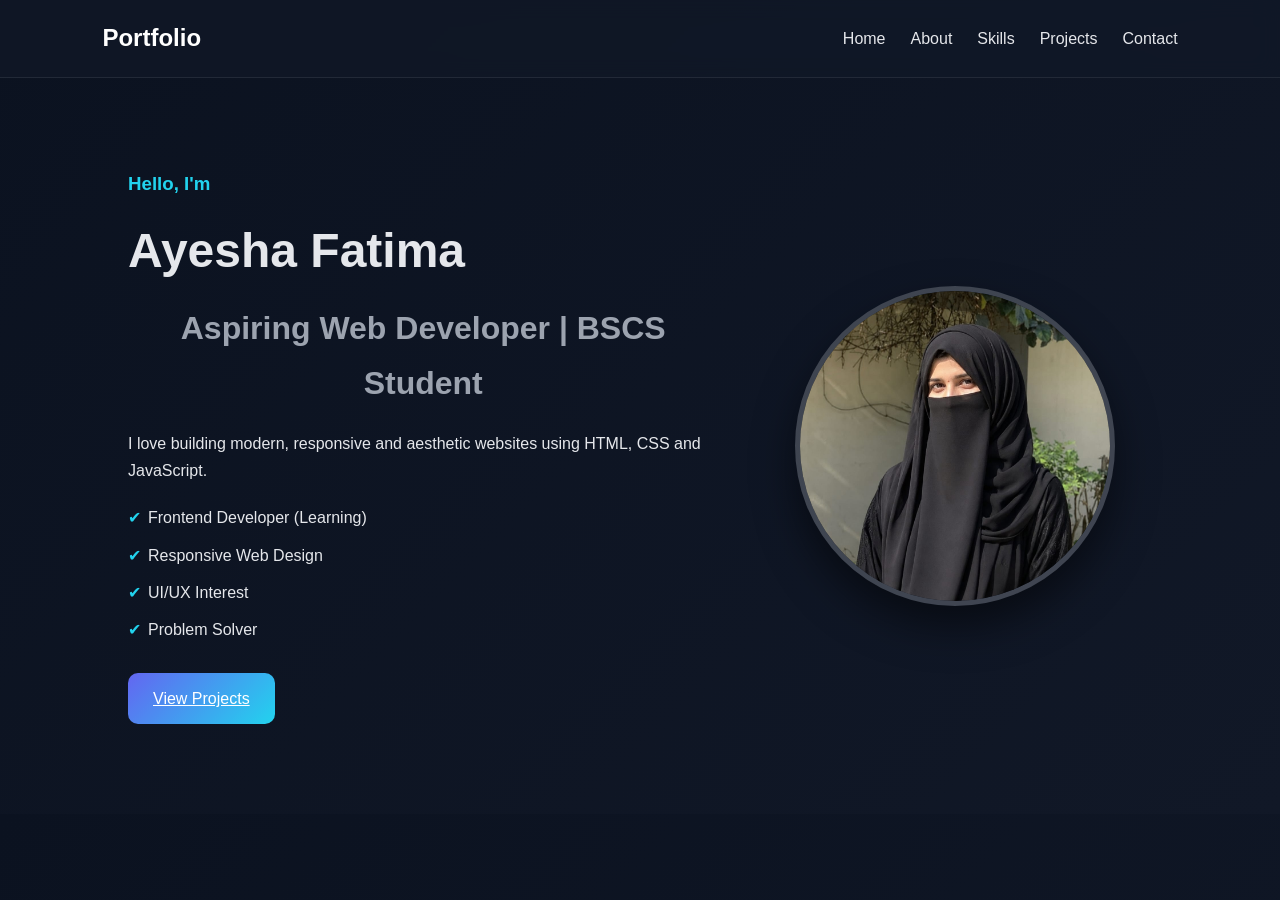
<file: index.html>
<!DOCTYPE html>
<html lang="en">
<head>
    <meta charset="UTF-8">
    <meta name="viewport" content="width=device-width, initial-scale=1.0">
    <title>Portfolio | Ayesha Fatima</title>
    <link rel="stylesheet" href="style.css">
</head>
<body>

<header>
<nav>
    <h2>Portfolio</h2>
    <ul>
        <li><a href="index.html">Home</a></li>
        <li><a href="about.html">About</a></li>
        <li><a href="skills.html">Skills</a></li>
        <li><a href="projects.html">Projects</a></li>
        <li><a href="contact.html">Contact</a></li>
    </ul>
</nav>
</header>

<!-- HERO SECTION -->

<section class="hero">

    <!-- LEFT SIDE TEXT -->
    <div class="hero-text">

        <h3>Hello, I'm</h3>
        <h1>Ayesha Fatima</h1>
        <h2>Aspiring Web Developer | BSCS Student</h2>

        <p>
            I love building modern, responsive and aesthetic websites using HTML, CSS and JavaScript.
        </p>

        <ul>
            <li>Frontend Developer (Learning)</li>
            <li>Responsive Web Design</li>
            <li>UI/UX Interest</li>
            <li>Problem Solver</li>
        </ul>

        <a href="projects.html" class="btn">View Projects</a>

    </div>

    <!-- RIGHT SIDE IMAGE -->
    <div class="hero-img">
        <img src="profile.jpg" alt="Profile Photo">
    </div>

</section>

</body>
</html>
</file>
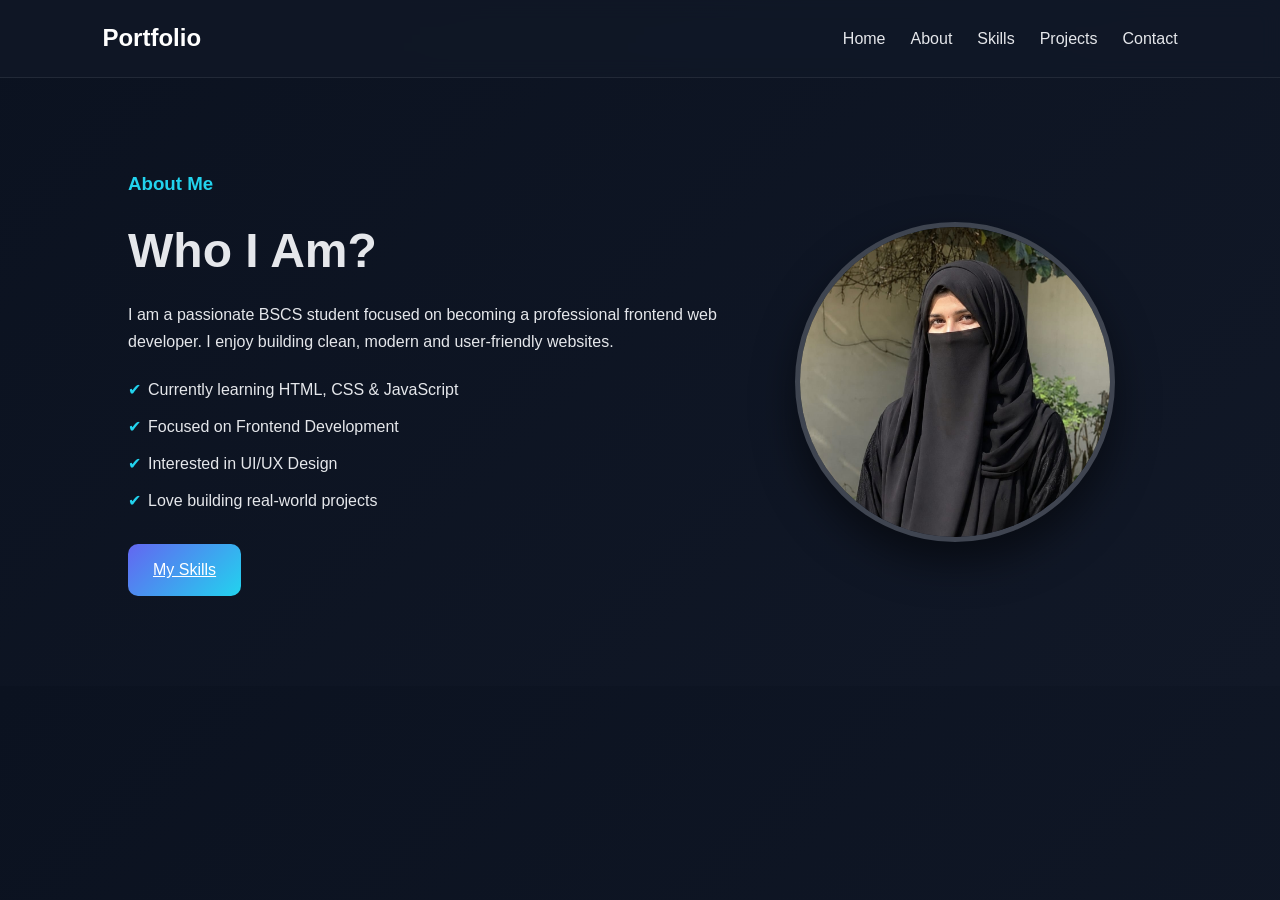
<file: about.html>
<!DOCTYPE html>
<html lang="en">
<head>
    <meta charset="UTF-8">
    <meta name="viewport" content="width=device-width, initial-scale=1.0">
    <title>About | Portfolio</title>
    <link rel="stylesheet" href="style.css">
</head>
<body>

<!-- ================= NAVBAR ================= -->

<header>
<nav>
    <h2>Portfolio</h2>
    <ul>
        <li><a href="index.html">Home</a></li>
        <li><a href="about.html">About</a></li>
        <li><a href="skills.html">Skills</a></li>
        <li><a href="projects.html">Projects</a></li>
        <li><a href="contact.html">Contact</a></li>
    </ul>
</nav>
</header>

<!-- ================= ABOUT SECTION ================= -->

<section class="hero">

    <!-- LEFT TEXT -->
    <div class="hero-text">

        <h3>About Me</h3>
        <h1>Who I Am?</h1>

        <p>
            I am a passionate BSCS student focused on becoming a professional
            frontend web developer. I enjoy building clean, modern and user-friendly websites.
        </p>

        <ul>
            <li>Currently learning HTML, CSS & JavaScript</li>
            <li>Focused on Frontend Development</li>
            <li>Interested in UI/UX Design</li>
            <li>Love building real-world projects</li>
        </ul>

        <a href="skills.html" class="btn">My Skills</a>

    </div>

    <!-- RIGHT IMAGE -->
    <div class="hero-img">
        <img src="profile.jpg" alt="About Image">
    </div>

</section>

</body>
</html>
</file>
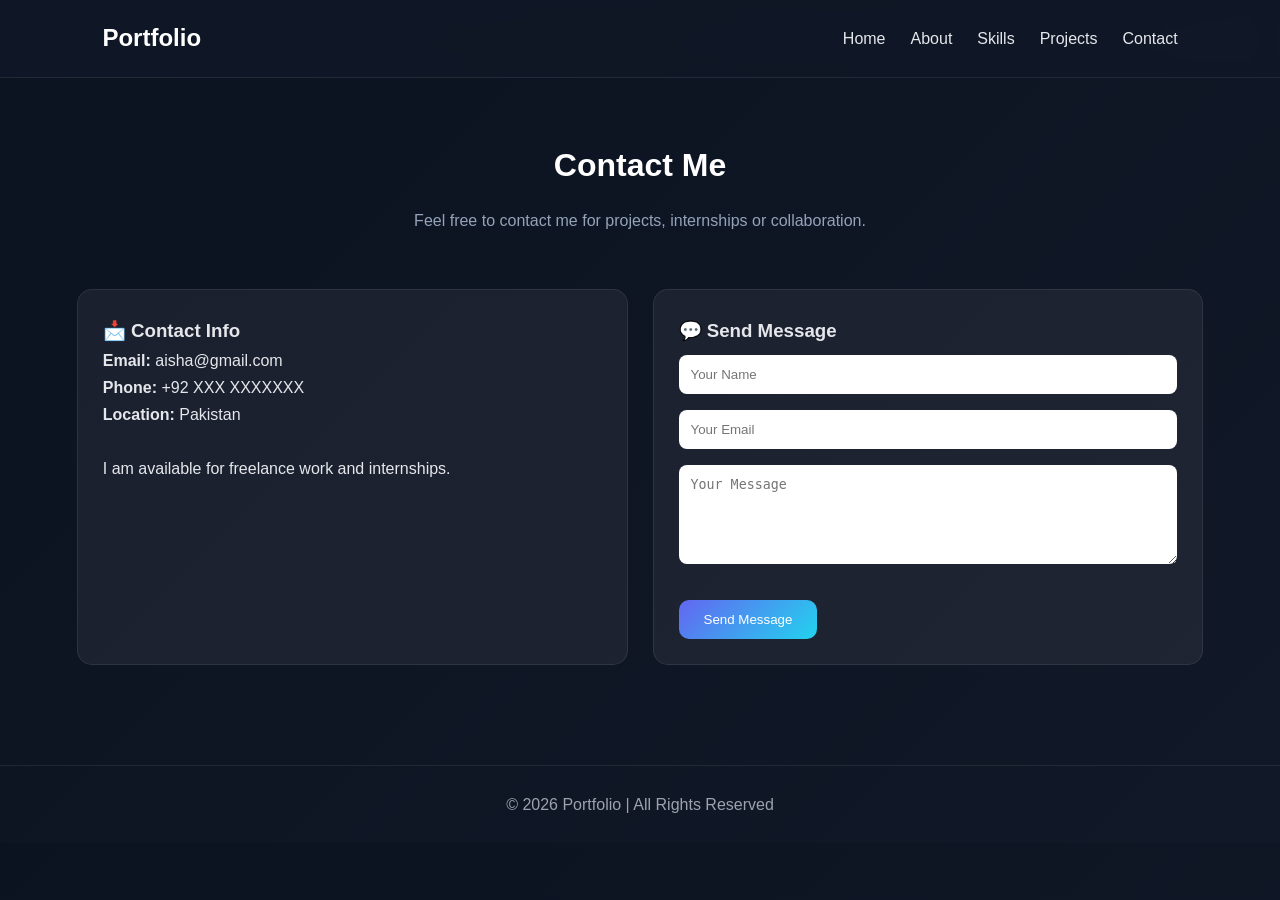
<file: contact.html>
<!DOCTYPE html>
<html lang="en">
<head>
    <meta charset="UTF-8">
    <meta name="viewport" content="width=device-width, initial-scale=1.0">
    <title>Contact | Portfolio</title>

    <!-- CSS LINK -->
    <link rel="stylesheet" href="style.css">
</head>

<body>

<!-- ================= NAVBAR ================= -->

<header>
<nav>
    <h2>Portfolio</h2>
    <ul>
        <li><a href="index.html">Home</a></li>
        <li><a href="about.html">About</a></li>
        <li><a href="skills.html">Skills</a></li>
        <li><a href="projects.html">Projects</a></li>
        <li><a href="contact.html">Contact</a></li>
    </ul>
</nav>
</header>

<!-- ================= CONTACT SECTION ================= -->

<section>

    <h2>Contact Me</h2>

    <p style="text-align:center; max-width:700px; margin:auto; color:#94A3B8;">
        Feel free to contact me for projects, internships or collaboration.
    </p>

    <br><br>

    <!-- GRID -->
    <div style="
        display:grid;
        grid-template-columns:repeat(auto-fit,minmax(300px,1fr));
        gap:25px;
        
    ">

        <!-- INFO BOX -->
        <div class="card">

            <h3>📩 Contact Info</h3>

            <p><strong>Email:</strong> aisha@gmail.com</p>
            <p><strong>Phone:</strong> +92 XXX XXXXXXX</p>
            <p><strong>Location:</strong> Pakistan</p>

            <br>

            <p>I am available for freelance work and internships.</p>

        </div>

        <!-- FORM BOX -->
        <div class="card">

            <h3>💬 Send Message</h3>

            <form>

                <input type="text" placeholder="Your Name" required
                style="width:100%; padding:12px; margin:8px 0; border-radius:8px; border:none;">

                <input type="email" placeholder="Your Email" required
                style="width:100%; padding:12px; margin:8px 0; border-radius:8px; border:none;">

                <textarea placeholder="Your Message" rows="5" required
                style="width:100%; padding:12px; margin:8px 0; border-radius:8px; border:none;"></textarea>

                <button type="submit" class="btn">Send Message</button>

            </form>

        </div>

    </div>

</section>

<!-- ================= FOOTER ================= -->

<footer>
    © 2026 Portfolio | All Rights Reserved
</footer>

<!-- IMPORTANT: JS LINK -->
<script src="script.js"></script>

</body>
</html>
</file>
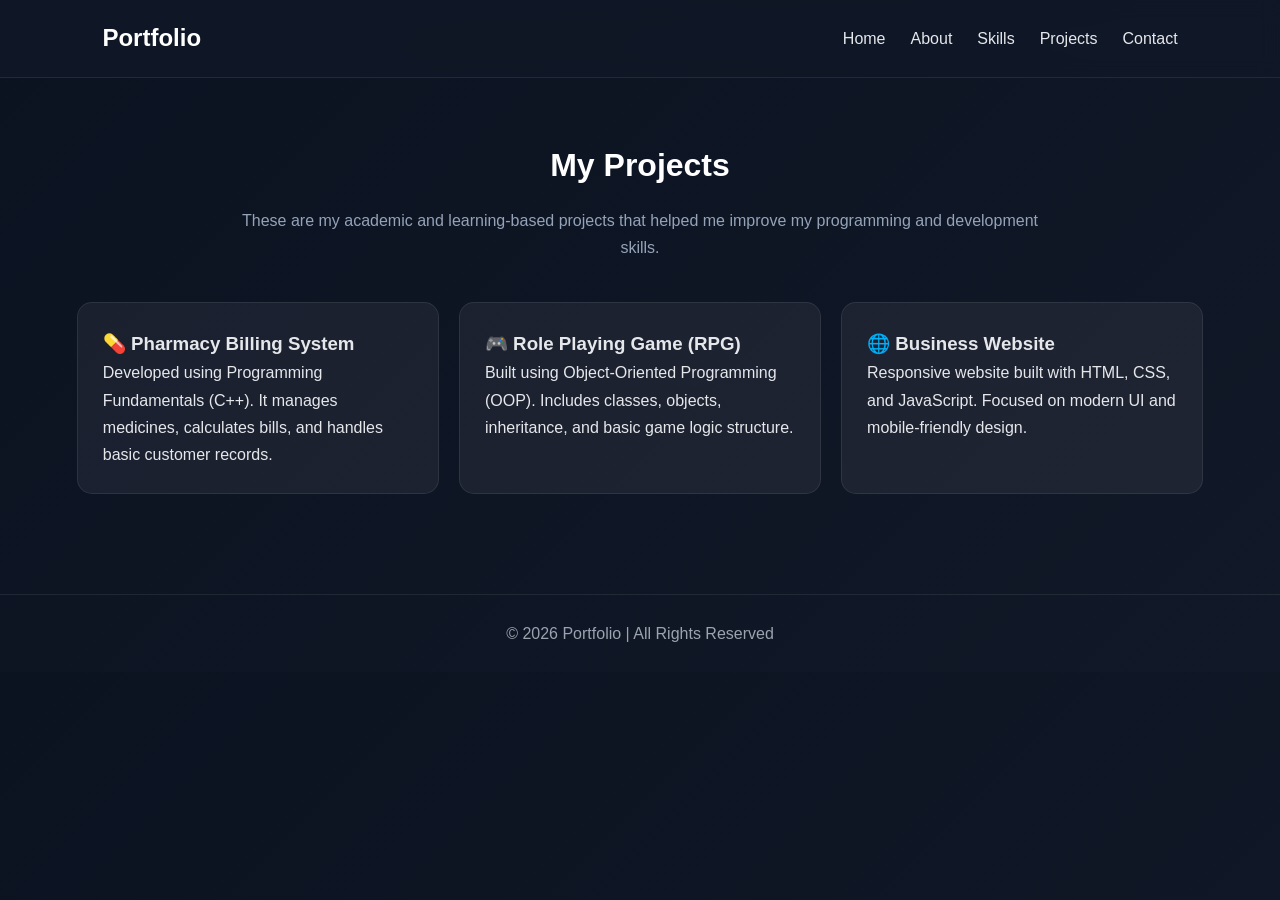
<file: projects.html>
<!DOCTYPE html>
<html lang="en">
<head>
    <meta charset="UTF-8">
    <meta name="viewport" content="width=device-width, initial-scale=1.0">
    <title>Projects | Portfolio</title>

    <!-- IMPORTANT CSS LINK -->
    <link rel="stylesheet" href="style.css">
</head>

<body>

<!-- ================= NAVBAR ================= -->

<header>
<nav>
    <h2>Portfolio</h2>
    <ul>
        <li><a href="index.html">Home</a></li>
        <li><a href="about.html">About</a></li>
        <li><a href="skills.html">Skills</a></li>
        <li><a href="projects.html">Projects</a></li>
        <li><a href="contact.html">Contact</a></li>
    </ul>
</nav>
</header>

<!-- ================= PROJECTS SECTION ================= -->

<section>

    <h2>My Projects</h2>

    <p style="text-align:center; max-width:800px; margin:auto; margin-bottom:40px; color:#94A3B8;">
        These are my academic and learning-based projects that helped me improve my programming and development skills.
    </p>

    <!-- PROJECT GRID -->
    <div style="
        display:grid;
        grid-template-columns:repeat(auto-fit,minmax(300px,1fr));
        gap:20px;
        
    ">

        <!-- PROJECT 1 -->
        <div class="card">
            <h3>💊 Pharmacy Billing System</h3>
            <p>
                Developed using Programming Fundamentals (C++).
                It manages medicines, calculates bills, and handles basic customer records.
            </p>
        </div>

        <!-- PROJECT 2 -->
        <div class="card">
            <h3>🎮 Role Playing Game (RPG)</h3>
            <p>
                Built using Object-Oriented Programming (OOP).
                Includes classes, objects, inheritance, and basic game logic structure.
            </p>
        </div>

        <!-- PROJECT 3 -->
        <div class="card">
            <h3>🌐 Business Website</h3>
            <p>
                Responsive website built with HTML, CSS, and JavaScript.
                Focused on modern UI and mobile-friendly design.
            </p>
        </div>

    </div>

</section>

<!-- ================= FOOTER ================= -->

<footer>
    © 2026 Portfolio | All Rights Reserved
</footer>

</body>
</html>
</file>
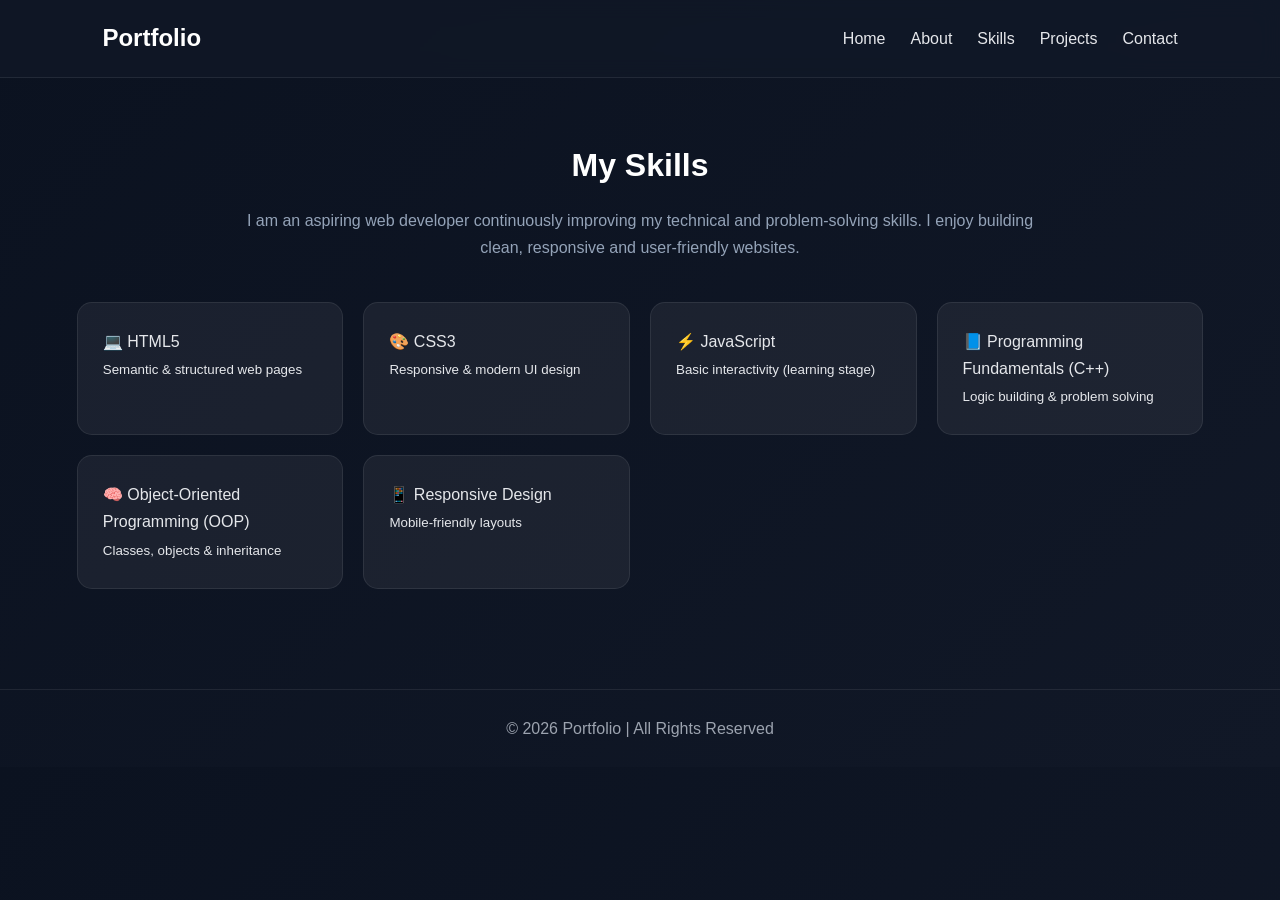
<file: skills.html>
<!DOCTYPE html>
<html lang="en">
<head>
    <meta charset="UTF-8">
    <meta name="viewport" content="width=device-width, initial-scale=1.0">
    <title>Skills | Portfolio</title>
    <link rel="stylesheet" href="style.css">
</head>
<body>

<!-- ================= NAVBAR ================= -->

<header>
<nav>
    <h2>Portfolio</h2>
    <ul>
        <li><a href="index.html">Home</a></li>
        <li><a href="about.html">About</a></li>
        <li><a href="skills.html">Skills</a></li>
        <li><a href="projects.html">Projects</a></li>
        <li><a href="contact.html">Contact</a></li>
    </ul>
</nav>
</header>

<!-- ================= SKILLS SECTION ================= -->

<section>

    <h2>My Skills</h2>

    <p style="text-align:center; max-width:800px; margin:auto; margin-bottom:40px; color:#94A3B8;">
        I am an aspiring web developer continuously improving my technical and problem-solving skills.
        I enjoy building clean, responsive and user-friendly websites.
    </p>

    <!-- GRID SKILLS -->
    <div style="display:grid; grid-template-columns:repeat(auto-fit,minmax(220px,1fr)); gap:20px; ">

        <div class="card">💻 HTML5<br><small>Semantic & structured web pages</small></div>

        <div class="card">🎨 CSS3<br><small>Responsive & modern UI design</small></div>

        <div class="card">⚡ JavaScript<br><small>Basic interactivity (learning stage)</small></div>

        <div class="card">📘 Programming Fundamentals (C++)<br><small>Logic building & problem solving</small></div>

        <div class="card">🧠 Object-Oriented Programming (OOP)<br><small>Classes, objects & inheritance</small></div>

        <div class="card">📱 Responsive Design<br><small>Mobile-friendly layouts</small></div>

    </div>

</section>

<!-- ================= FOOTER ================= -->

<footer>
    © 2026 Portfolio | All Rights Reserved
</footer>

</body>
</html>
</file>
<file: style.css>
/* ================= RESET ================= */

*{
    margin:0;
    padding:0;
    box-sizing:border-box;
    scroll-behavior:smooth;
}

/* ================= BODY ================= */

body{
    font-family:'Segoe UI', Tahoma, Geneva, Verdana, sans-serif;
    background:linear-gradient(135deg,#0B1220,#111827);
    color:#E5E7EB;
    line-height:1.7;
}

/* ================= COLORS ================= */

:root{
    --primary:#6366F1;
    --accent:#22D3EE;
    --card:rgba(255,255,255,0.06);
}

/* ================= NAVBAR ================= */

header{
    background:rgba(17,24,39,0.8);
    backdrop-filter:blur(10px);
    padding:18px 8%;
    position:sticky;
    top:0;
    z-index:1000;
    border-bottom:1px solid rgba(255,255,255,0.08);
}

nav{
    display:flex;
    justify-content:space-between;
    align-items:center;
}

nav h2{
    color:white;
}

nav ul{
    display:flex;
    list-style:none;
}

nav ul li{
    margin-left:25px;
}

nav ul li a{
    color:#E5E7EB;
    text-decoration:none;
    transition:.3s;
}

nav ul li a:hover{
    color:var(--accent);
}

/* ================= HERO SECTION GRID ================= */

.hero{
    display:grid;
    grid-template-columns:1.5fr 1fr;
    gap:40px;
    align-items:center;
    padding:90px 10%;
}

/* LEFT SIDE */

.hero-text h3{
    color:var(--accent);
    margin-bottom:10px;
}

.hero-text h1{
    font-size:48px;
    margin-bottom:10px;
}

.hero-text h2{
    color:#9CA3AF;
    margin-bottom:20px;
}

/* BULLETS */

.hero-text ul{
    list-style:none;
    margin-top:20px;
}

.hero-text ul li{
    margin:10px 0;
    padding-left:20px;
    position:relative;
}

.hero-text ul li::before{
    content:"✔";
    position:absolute;
    left:0;
    color:var(--accent);
}

/* BUTTON */

.btn{
    margin-top:20px;
    display:inline-block;
    background:linear-gradient(135deg,#6366F1,#22D3EE);
    color:white;
    padding:12px 25px;
    border:none;
    border-radius:10px;
    cursor:pointer;
    transition:.4s;
}

.btn:hover{
    transform:translateY(-4px);
}

/* ================= IMAGE RIGHT SIDE ================= */

.hero-img{
    display:flex;
    justify-content:center;
}

.hero-img img{
    width:min(320px, 70vw);
    height:min(320px, 70vw);
    border-radius:50%;
    object-fit:cover;
    border:5px solid rgba(255,255,255,0.2);
    box-shadow:0 20px 40px rgba(0,0,0,0.5);
    transition:.4s;
}

.hero-img img:hover{
    transform:scale(1.05);
}

/* ================= GENERAL SECTIONS (about, skills, projects, contact pages) ================= */

section{
    padding:60px 6%;
}

section h2{
    text-align:center;
    font-size:32px;
    margin-bottom:15px;
    color:white;
}

footer{
    text-align:center;
    padding:25px 6%;
    color:#9CA3AF;
    border-top:1px solid rgba(255,255,255,0.08);
    margin-top:40px;
}

/* ================= CARD ================= */

.card{
    background:var(--card);
    padding:25px;
    border-radius:15px;
    border:1px solid rgba(255,255,255,0.08);
}

/* ================= RESPONSIVE ================= */

@media(max-width:768px){

    .hero{
        grid-template-columns:1fr;
        text-align:center;
        padding:50px 6%;
    }

    .hero-img{
        order:-1;
    }

    nav{
        flex-direction:column;
        align-items:center;
        text-align:center;
    }

    nav h2{
        margin-bottom:10px;
    }

    nav ul{
        flex-direction:row;
        flex-wrap:wrap;
        justify-content:center;
        margin-top:0;
    }

    nav ul li{
        margin:6px 10px;
    }

    .hero-text ul li{
        text-align:left;
    }
}

@media(max-width:480px){

    .hero{
        padding:60px 6%;
    }

    .hero-text h1{
        font-size:34px;
    }

    section{
        padding:40px 5%;
    }

    section h2{
        font-size:26px;
    }
    }
</file>
